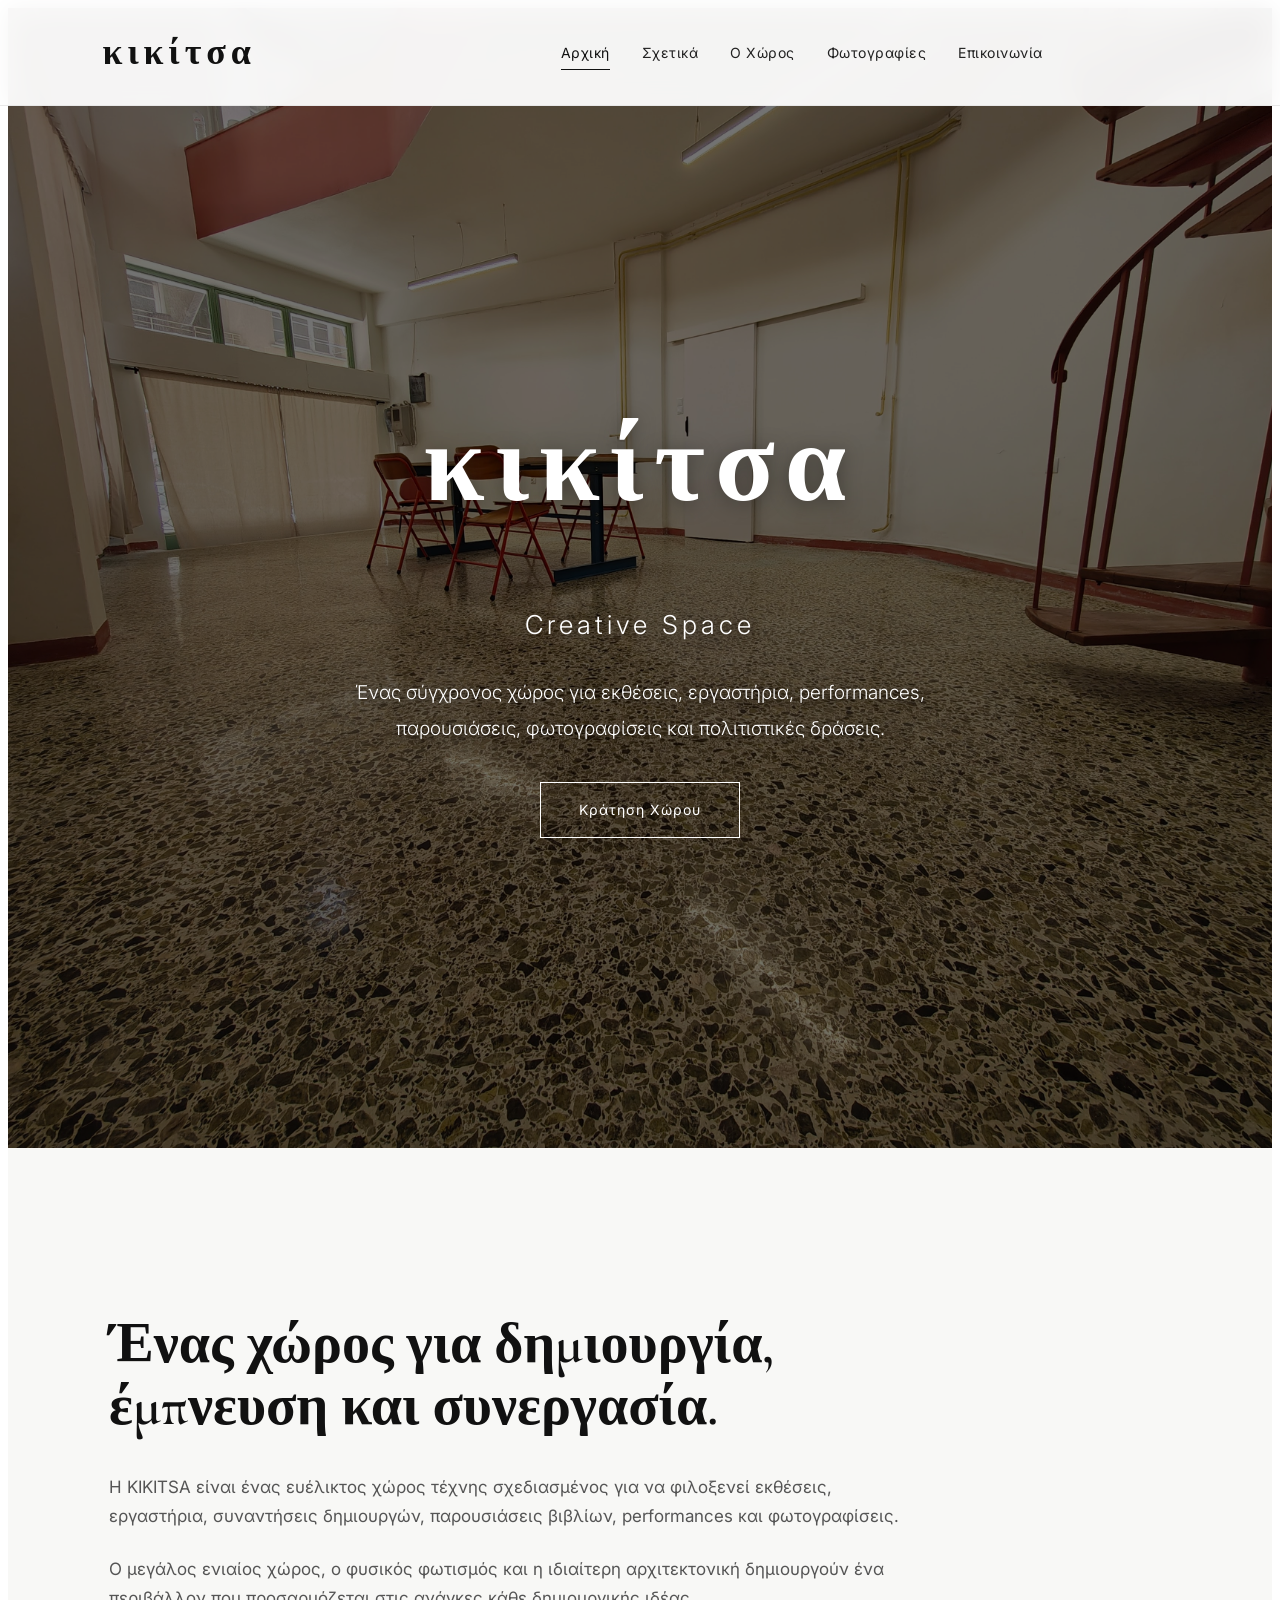
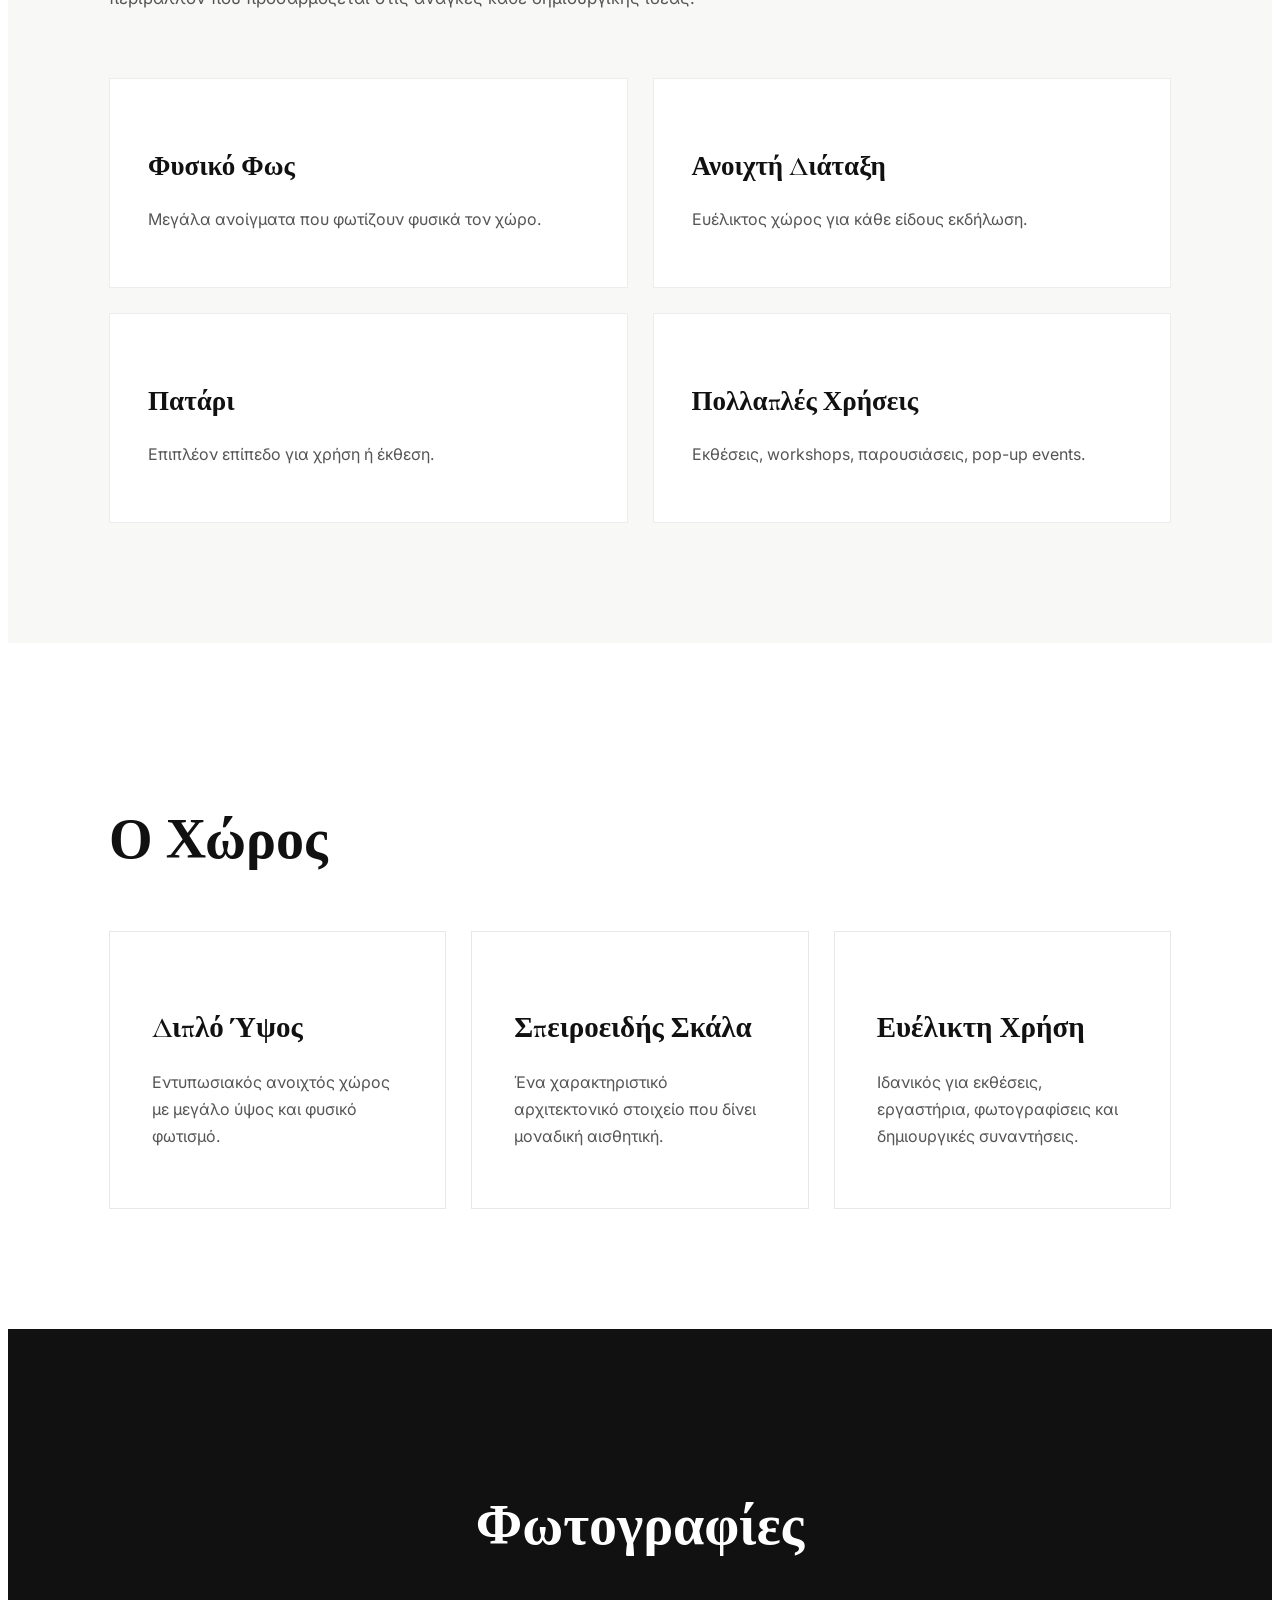
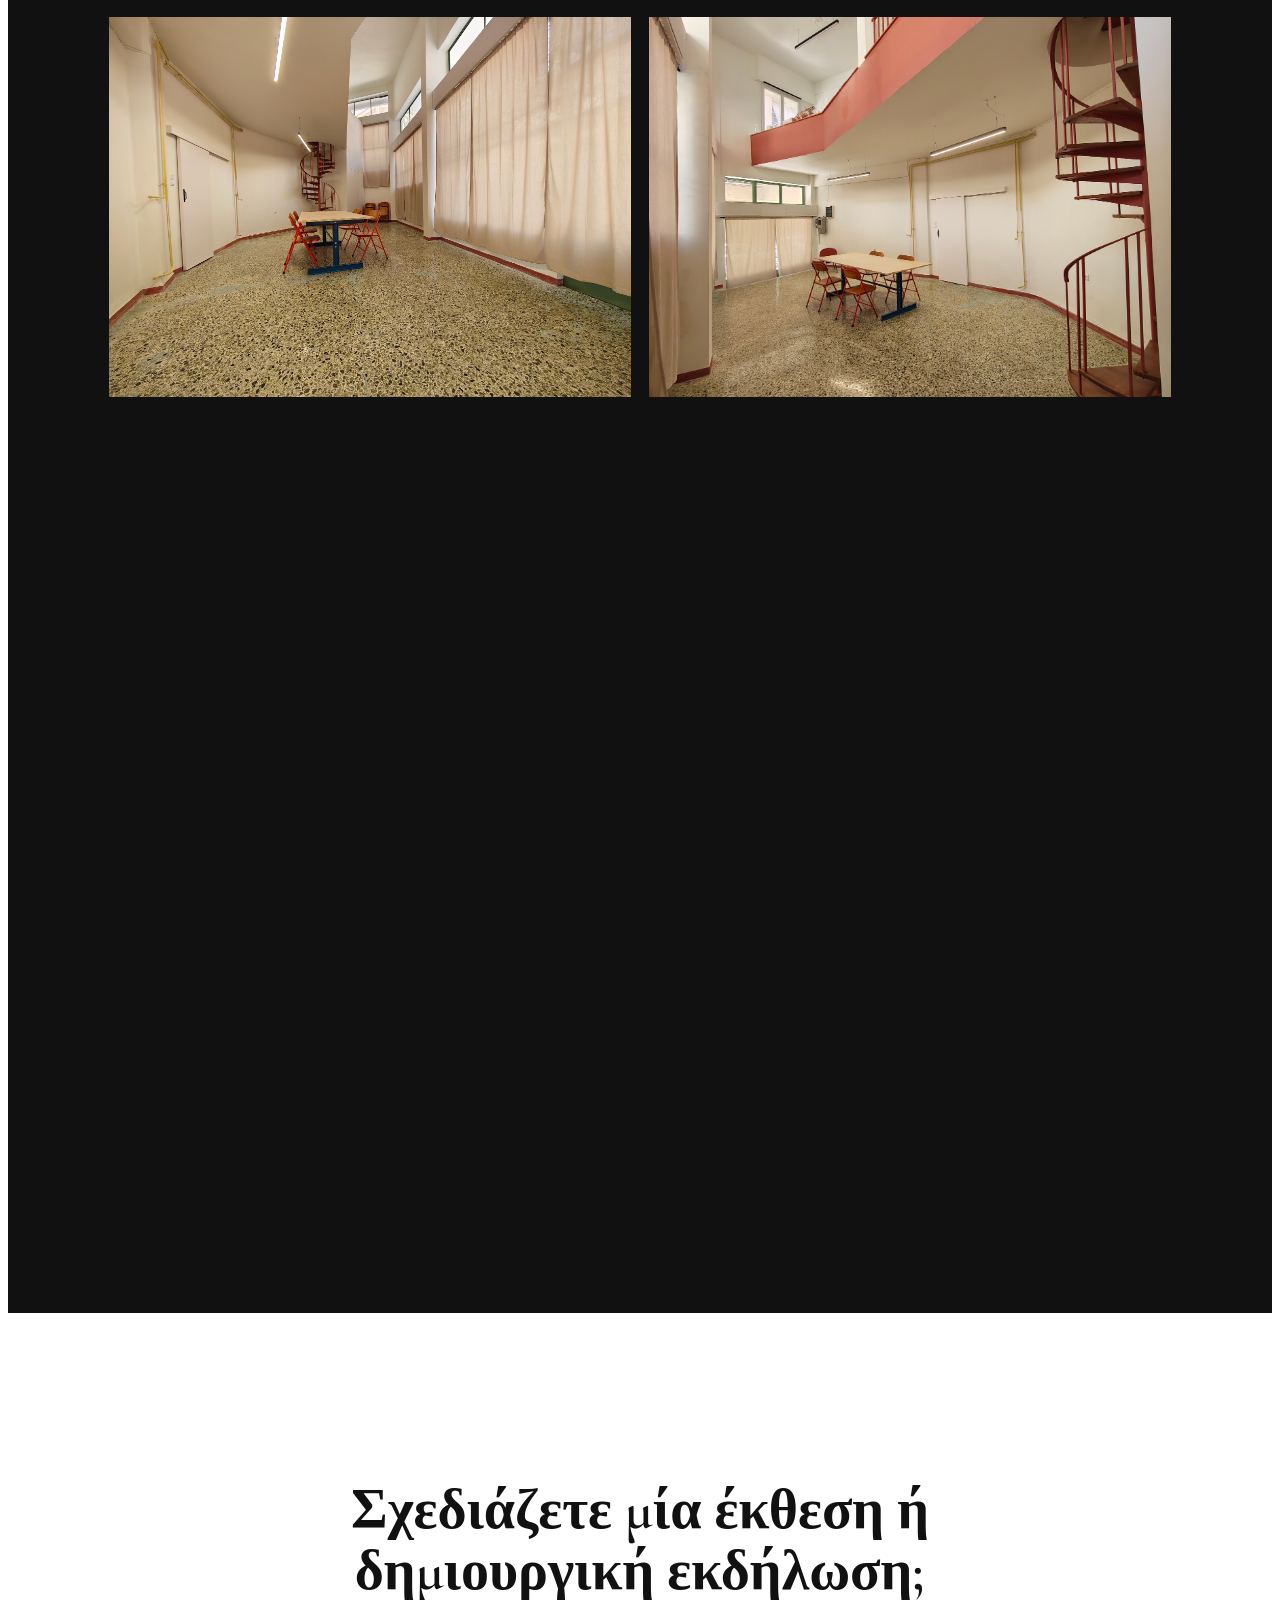
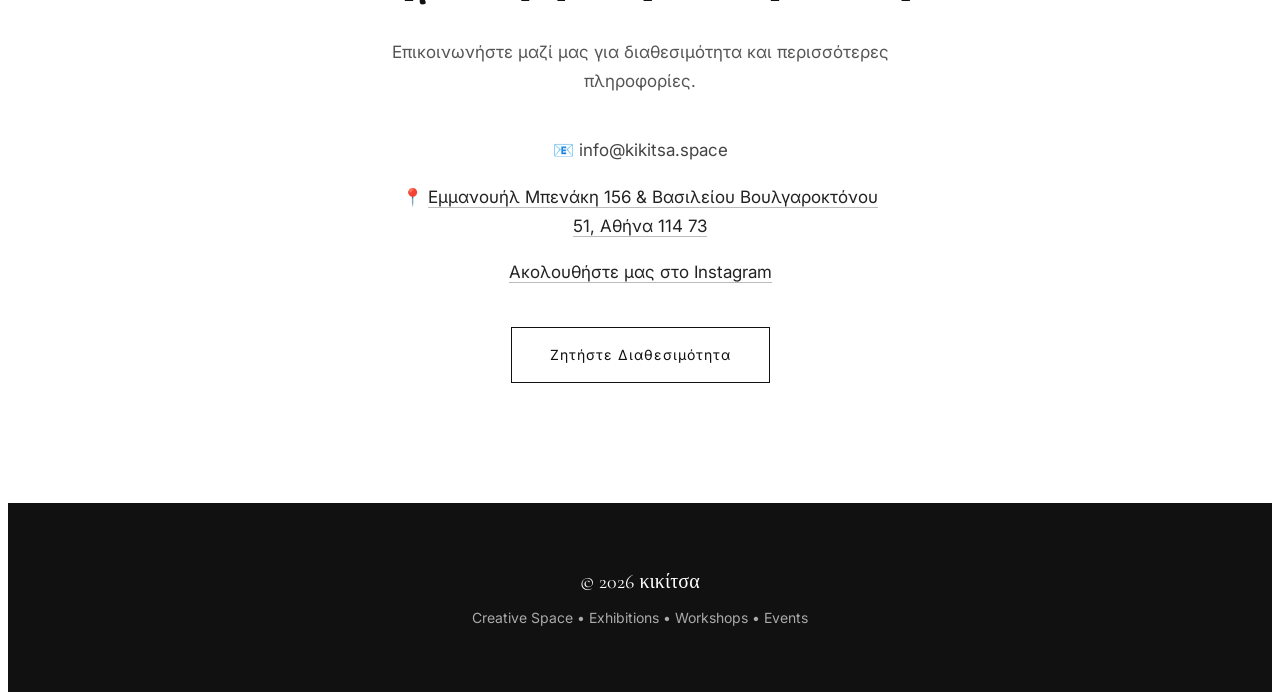
<file: index.html>
<!DOCTYPE html>
<html lang="el">
<head>
    <meta charset="UTF-8">
    <meta name="viewport" content="width=device-width, initial-scale=1.0">

    <title>κικίτσα | Creative Space </title>

    <meta name="description"
        content="Η κικίτσα είναι ένας σύγχρονος χώρος τέχνης για εκθέσεις, εργαστήρια, φωτογραφίσεις και πολιτιστικές εκδηλώσεις και Podcasts στην Αθήνα." data-en="kikitsa is a contemporary art space for exhibitions, workshops, photo shoots and cultural events also Podcasts in Athens.">

    <link rel="stylesheet" href="style.css">

    <link rel="preconnect" href="https://fonts.googleapis.com">
    <link rel="preconnect" href="https://fonts.gstatic.com" crossorigin>

    <link href="https://fonts.googleapis.com/css2?family=Cormorant+Garamond:wght@400;600&family=Inter:wght@300;400;500;600&display=swap" rel="stylesheet">
</head>

<body>

<header>

<div class="logo">
κικίτσα
</div>

<nav>

<a href="#home" data-el="Αρχική" data-en="Home">Αρχική</a>
<a href="#about" data-el="Σχετικά" data-en="About">Σχετικά</a>
<a href="#space" data-el="Ο Χώρος" data-en="The Space">Ο Χώρος</a>
<a href="#gallery" data-el="Φωτογραφίες" data-en="Gallery">Φωτογραφίες</a>
<a href="#contact" data-el="Επικοινωνία" data-en="Contact">Επικοινωνία</a>

</nav>

<button id="language-toggle" class="language-toggle" type="button" aria-label="Change language">EN</button>

</header>


<section id="home" class="hero">

<div class="overlay"></div>

<div class="hero-content">

<h1 data-el="κικίτσα" data-en="kikitsa" style="color: #ffffff !important;">κικίτσα</h1>

<h2 data-el="Creative Space" data-en="Creative Space">Creative Space</h2>

<p data-el="Ένας σύγχρονος χώρος για εκθέσεις, εργαστήρια, performances, παρουσιάσεις, φωτογραφίσεις και πολιτιστικές δράσεις."
   data-en="A contemporary space for exhibitions, workshops, performances, presentations, photo shoots and cultural events.">

Ένας σύγχρονος χώρος για
εκθέσεις,
εργαστήρια,
performances,
παρουσιάσεις,
φωτογραφίσεις
πολιτιστικές δράσεις
και Podcasts.

</p>

<a href="#contact" class="button">

Κράτηση Χώρου

</a>

</div>

</section>


<section id="about">

<div class="container">

<div class="text">

<h2 data-el="Ένας χώρος για δημιουργία, έμπνευση και συνεργασία."
    data-en="A space for creation, inspiration and collaboration.">

Ένας χώρος
για δημιουργία,
έμπνευση
και συνεργασία.

</h2>

<p data-el="Η KIKITSA είναι ένας ευέλικτος χώρος τέχνης σχεδιασμένος για να φιλοξενεί εκθέσεις, εργαστήρια, συναντήσεις δημιουργών, παρουσιάσεις βιβλίων, performances και φωτογραφίσεις."
   data-en="KIKITSA is a flexible art space designed to host exhibitions, workshops, creative gatherings, book presentations, performances and photo shoots.">

Η KIKITSA είναι ένας ευέλικτος χώρος τέχνης
σχεδιασμένος για να φιλοξενεί εκθέσεις,
εργαστήρια,
συναντήσεις δημιουργών,
παρουσιάσεις βιβλίων,
performances
και φωτογραφίσεις.

</p>

<p data-el="Ο μεγάλος ενιαίος χώρος, ο φυσικός φωτισμός και η ιδιαίτερη αρχιτεκτονική δημιουργούν ένα περιβάλλον που προσαρμόζεται στις ανάγκες κάθε δημιουργικής ιδέας."
   data-en="The large open-plan space, natural light and distinctive architecture create an environment that adapts to the needs of every creative idea.">

Ο μεγάλος ενιαίος χώρος,
ο φυσικός φωτισμός
και η ιδιαίτερη αρχιτεκτονική
δημιουργούν ένα περιβάλλον
που προσαρμόζεται στις ανάγκες
κάθε δημιουργικής ιδέας.

</p>

</div>

<div class="features">

<div class="feature">

<h3 data-el="Φυσικό Φως" data-en="Natural Light">Φυσικό Φως</h3>

<p data-el="Μεγάλα ανοίγματα που φωτίζουν φυσικά τον χώρο." data-en="Large openings that naturally illuminate the space.">Μεγάλα ανοίγματα που φωτίζουν φυσικά τον χώρο.</p>

</div>

<div class="feature">

<h3 data-el="Ανοιχτή Διάταξη" data-en="Open Layout">Ανοιχτή Διάταξη</h3>

<p data-el="Ευέλικτος χώρος για κάθε είδους εκδήλωση." data-en="A flexible space for every type of event.">Ευέλικτος χώρος για κάθε είδους εκδήλωση.</p>

</div>

<div class="feature">

<h3 data-el="Πατάρι" data-en="Mezzanine">Πατάρι</h3>

<p data-el="Επιπλέον επίπεδο για χρήση ή έκθεση." data-en="An additional level for use or display.">Επιπλέον επίπεδο για χρήση ή έκθεση.</p>

</div>

<div class="feature">

<h3 data-el="Πολλαπλές Χρήσεις" data-en="Multiple Uses">Πολλαπλές Χρήσεις</h3>

<p data-el="Εκθέσεις, workshops, παρουσιάσεις, pop-up events." data-en="Exhibitions, workshops, presentations, pop-up events.">Εκθέσεις, workshops, παρουσιάσεις, pop-up events.</p>

</div>

</div>

</div>

</section>



<section id="space">

<div class="container">

<h2 data-el="Ο Χώρος" data-en="The Space">Ο Χώρος</h2>

<div class="cards">

<div class="card">

<h3 data-el="Διπλό Ύψος" data-en="Double Height">Διπλό Ύψος</h3>

<p data-el="Εντυπωσιακός ανοιχτός χώρος με μεγάλο ύψος και φυσικό φωτισμό." data-en="Impressive open space with generous ceiling height and natural light.">

Εντυπωσιακός ανοιχτός χώρος
με μεγάλο ύψος
και φυσικό φωτισμό.

</p>

</div>

<div class="card">

<h3 data-el="Σπειροειδής Σκάλα" data-en="Spiral Staircase">Σπειροειδής Σκάλα</h3>

<p data-el="Ένα χαρακτηριστικό αρχιτεκτονικό στοιχείο που δίνει μοναδική αισθητική." data-en="A distinctive architectural feature that creates a unique aesthetic.">

Ένα χαρακτηριστικό αρχιτεκτονικό στοιχείο
που δίνει μοναδική αισθητική.

</p>

</div>

<div class="card">

<h3 data-el="Ευέλικτη Χρήση" data-en="Flexible Use">Ευέλικτη Χρήση</h3>

<p data-el="Ιδανικός για εκθέσεις, εργαστήρια, φωτογραφίσεις και δημιουργικές συναντήσεις." data-en="Ideal for exhibitions, workshops, photo shoots and creative gatherings.">

Ιδανικός για εκθέσεις,
εργαστήρια,
φωτογραφίσεις
και δημιουργικές συναντήσεις.

</p>

</div>

</div>

</div>

</section>




<section id="gallery">

<h2 data-el="Φωτογραφίες" data-en="Gallery">Φωτογραφίες</h2>

<div class="gallery">

<img src="images/gallery1.jpg">

<img src="images/gallery2.jpg">

<img src="images/gallery3.jpg">

<img src="images/gallery4.jpg">

<img src="images/gallery5.jpg">

</div>

</section>



<section id="contact">

<div class="container">

<h2 data-el="Σχεδιάζετε μία έκθεση ή δημιουργική εκδήλωση;"
    data-en="Are you planning an exhibition or a creative event?">

Σχεδιάζετε
μία έκθεση
ή δημιουργική εκδήλωση;

</h2>

<p data-el="Επικοινωνήστε μαζί μας για διαθεσιμότητα και περισσότερες πληροφορίες."
   data-en="Contact us for availability and more information.">

Επικοινωνήστε μαζί μας
για διαθεσιμότητα
και περισσότερες πληροφορίες.

</p>

<div class="contact-box">

<p>

📧 info@kikitsa.space

</p>

<p>

<p> 📍 <a href="https://maps.app.goo.gl/vHGF5sb855cuo4rt9" target="_blank" rel="noopener noreferrer" data-el="Εμμανουήλ Μπενάκη 156 & Βασιλείου Βουλγαροκτόνου 51, Αθήνα 114 73" data-en="Emmanouil Benaki 156 & Vasiliou Voulgaroktonou 51, Athens 114 73"> Εμμανουήλ Μπενάκη & Βασιλείου Βουλγαροκτόνου, Αθήνα 114 73 </a> </p>

</p>

<p>

<a href="https://www.instagram.com/kikitsaspace?igsh=MTExZTF3ZWhjZ20w target="_blank" rel="noopener noreferrer"> <span data-el="Ακολουθήστε μας στο Instagram" data-en="Follow us on Instagram">Ακολουθήστε μας στο Instagram</span>
  
</a>

</p>

</div>

<a href="mailto:info@kikitsa.space" class="button" data-el="Ζητήστε Διαθεσιμότητα" data-en="Request Availability">Ζητήστε Διαθεσιμότητα</a>

</div>

</section>




<footer>

<p>

<span data-el="© 2026 κικίτσα" data-en="© 2026 kikitsa">© 2026 κικίτσα</span>

</p>

<p>

<span data-el="Creative Space • Exhibitions • Workshops • Events" data-en="Creative Space • Exhibitions • Workshops • Events">Creative Space • Exhibitions • Workshops • Events</span>

</p>

</footer>


<script src="script.js"></script>

<script>
document.addEventListener("DOMContentLoaded", () => {
    const button = document.getElementById("language-toggle");
    const elements = document.querySelectorAll("[data-el][data-en]");

    let language = localStorage.getItem("kikitsa-language") || "el";

    function setLanguage(lang) {
        language = lang;
        document.documentElement.lang = lang;

        elements.forEach(element => {
            const text = element.dataset[lang];
            if (text !== undefined) {
                element.textContent = text;
            }
        });

        // Restore HTML for the hero paragraph and multiline content cleanly.
        // Elements whose translations are plain text intentionally use textContent.
        button.textContent = lang === "el" ? "EN" : "GR";
        button.setAttribute("aria-label", lang === "el" ? "Switch to English" : "Στα Ελληνικά");
        localStorage.setItem("kikitsa-language", lang);
    }

    button.addEventListener("click", () => {
        setLanguage(language === "el" ? "en" : "el");
    });

    setLanguage(language);
});
</script>


</body>

</html>
</file>
<file: style.css>
```css
/* ===========================
   KIKITSA
   Creative Space
   style.css
=========================== */

/* RESET */

* {
    margin: 0;
    padding: 0;
    box-sizing: border-box;
}

html {
    scroll-behavior: smooth;
}

body {
    font-family: 'Inter', sans-serif;
    background: #fff;
    color: #222;
    line-height: 1.7;
}

/* ===========================
   HEADER
=========================== */

header {
    position: fixed;
    top: 0;
    left: 0;
    width: 100%;
    padding: 20px 7%;
    display: flex;
    justify-content: space-between;
    align-items: center;

    background: rgba(255, 255, 255, 0.94);
    backdrop-filter: blur(12px);
    -webkit-backdrop-filter: blur(12px);

    border-bottom: 1px solid #e8e8e8;
    z-index: 1000;
}

/* LOGO */

.logo {
    font-family: 'Cormorant Garamond', serif;
    font-size: 36px;
    font-weight: 600;
    letter-spacing: 5px;
    color: #111;
}

/* NAVIGATION */

nav {
    display: flex;
    align-items: center;
    gap: 32px;
}

nav a {
    position: relative;
    color: #222;
    text-decoration: none;
    font-size: 14px;
    font-weight: 400;
    letter-spacing: .5px;
    transition: color .3s ease;
}

nav a::after {
    content: "";
    position: absolute;
    left: 0;
    bottom: -6px;
    width: 0;
    height: 1px;
    background: #111;
    transition: width .3s ease;
}

nav a:hover {
    color: #777;
}

nav a:hover::after,
nav a.active::after {
    width: 100%;
}

nav a.active {
    color: #111;
}

/* LANGUAGE BUTTON */

#languageBtn {
    background: transparent;
    color: #111;
    border: 1px solid #111;
    padding: 7px 13px;
    font-family: 'Inter', sans-serif;
    font-size: 13px;
    letter-spacing: .5px;
    cursor: pointer;
    transition: all .3s ease;
}

#languageBtn:hover {
    background: #111;
    color: #fff;
}

/* ===========================
   HERO
=========================== */

.hero {
    height: 100vh;
    min-height: 650px;

    background:
        url("images/hero.jpg")
        center center /
        cover
        no-repeat;

    display: flex;
    align-items: center;
    justify-content: center;

    position: relative;
}

/* DARK OVERLAY */

.overlay {
    position: absolute;
    inset: 0;
    background: rgba(0, 0, 0, .55);
}

/* HERO CONTENT */

.hero-content {
    position: relative;
    z-index: 2;

    width: 90%;
    max-width: 850px;

    text-align: center;
    color: #fff;
}

/* HERO TITLE */

.hero h1 {
    font-family: 'Cormorant Garamond', serif;
    font-size: clamp(64px, 9vw, 110px);
    font-weight: 600;
    letter-spacing: 10px;
    line-height: 1;
    color: #fff;

    text-shadow: 0 3px 20px rgba(0, 0, 0, .35);
}

/* HERO SUBTITLE */

.hero h2 {
    margin-top: 18px;

    font-family: 'Inter', sans-serif;
    font-size: 26px;
    font-weight: 300;
    letter-spacing: 4px;

    color: #fff;

    text-shadow: 0 2px 10px rgba(0, 0, 0, .4);
}

/* HERO DESCRIPTION */

.hero p {
    max-width: 650px;
    margin: 35px auto;

    font-size: 19px;
    font-weight: 300;
    line-height: 1.9;

    color: #fff;

    text-shadow: 0 2px 10px rgba(0, 0, 0, .5);
}

/* HERO BUTTON */

.hero .button {
    display: inline-block;

    padding: 15px 38px;

    border: 1px solid #fff;
    color: #fff;

    text-decoration: none;
    font-size: 14px;
    letter-spacing: 1px;

    transition: all .35s ease;
}

.hero .button:hover {
    background: #fff;
    color: #111;
}

/* ===========================
   GENERAL SECTIONS
=========================== */

section {
    padding: 120px 8%;
}

.container {
    width: 100%;
    max-width: 1200px;
    margin: 0 auto;
}

h2 {
    font-family: 'Cormorant Garamond', serif;
    font-size: 56px;
    font-weight: 600;
    line-height: 1.1;
    margin-bottom: 35px;
    color: #111;
}

p {
    font-size: 17px;
    color: #555;
}

/* ===========================
   ABOUT
=========================== */

#about {
    background: #f8f8f6;
}

#about .text {
    max-width: 800px;
}

#about .text p {
    margin-bottom: 25px;
}

/* FEATURES */

.features {
    display: grid;
    grid-template-columns: repeat(2, 1fr);
    gap: 25px;

    margin-top: 65px;
}

.feature {
    background: #fff;
    padding: 38px;

    border: 1px solid #ededed;

    transition:
        transform .35s ease,
        box-shadow .35s ease;
}

.feature:hover {
    transform: translateY(-7px);

    box-shadow:
        0 18px 45px rgba(0, 0, 0, .07);
}

.feature h3 {
    margin-bottom: 12px;

    font-family: 'Cormorant Garamond', serif;
    font-size: 27px;
    font-weight: 600;
    color: #111;
}

.feature p {
    font-size: 16px;
}

/* ===========================
   SPACE
=========================== */

#space {
    background: #fff;
}

.cards {
    display: grid;
    grid-template-columns:
        repeat(auto-fit, minmax(260px, 1fr));

    gap: 25px;
    margin-top: 60px;
}

.card {
    padding: 42px;

    border: 1px solid #e8e8e8;

    background: #fff;

    transition:
        transform .35s ease,
        box-shadow .35s ease;
}

.card:hover {
    transform: translateY(-8px);

    box-shadow:
        0 18px 45px rgba(0, 0, 0, .08);
}

.card h3 {
    margin-bottom: 15px;

    font-family: 'Cormorant Garamond', serif;
    font-size: 29px;
    font-weight: 600;
    color: #111;
}

.card p {
    font-size: 16px;
}

/* ===========================
   GALLERY
=========================== */

#gallery {
    background: #111;
}

#gallery h2 {
    color: #fff;
    text-align: center;
    margin-bottom: 60px;
}

.gallery {
    display: grid;
    grid-template-columns: repeat(2, 1fr);
    gap: 18px;
}

.gallery img {
    display: block;

    width: 100%;
    height: 380px;

    object-fit: cover;

    cursor: pointer;

    transition:
        transform .5s ease,
        opacity .5s ease;
}

.gallery img:hover {
    transform: scale(1.025);
    opacity: .9;
}

/* ===========================
   CONTACT
=========================== */

#contact {
    text-align: center;
    background: #fff;
}

#contact .container {
    max-width: 850px;
}

#contact h2 {
    max-width: 750px;
    margin-left: auto;
    margin-right: auto;
}

#contact > .container > p {
    max-width: 600px;
    margin: 0 auto;
}

.contact-box {
    margin: 40px auto;
    max-width: 500px;
}

.contact-box p {
    margin-bottom: 18px;
    color: #444;
}

.contact-box a {
    color: #222;
    text-decoration: none;
    border-bottom: 1px solid #bbb;
    transition: .3s;
}

.contact-box a:hover {
    color: #777;
    border-color: #777;
}

/* CONTACT BUTTON */

#contact .button {
    display: inline-block;

    padding: 15px 38px;

    color: #111;
    border: 1px solid #111;

    text-decoration: none;
    font-size: 14px;
    letter-spacing: 1px;

    transition: all .35s ease;
}

#contact .button:hover {
    background: #111;
    color: #fff;
}

/* ===========================
   FOOTER
=========================== */

footer {
    background: #111;
    color: #fff;

    text-align: center;

    padding: 55px 20px;
}

footer p {
    color: #aaa;
    margin: 7px;
    font-size: 14px;
}

footer p:first-child {
    color: #fff;
    font-family: 'Cormorant Garamond', serif;
    font-size: 20px;
}

/* ===========================
   SCROLL ANIMATION
=========================== */

.feature,
.card,
.gallery img {
    opacity: 0;
    transform: translateY(40px);

    transition:
        opacity .8s ease,
        transform .8s ease;
}

.show {
    opacity: 1 !important;
    transform: translateY(0) !important;
}

/* ===========================
   LIGHTBOX
=========================== */

#lightbox {
    position: fixed;
    inset: 0;

    background: rgba(0, 0, 0, .94);

    display: none;

    justify-content: center;
    align-items: center;

    z-index: 9999;
}

#lightbox img {
    max-width: 90%;
    max-height: 90%;

    border-radius: 4px;

    box-shadow:
        0 20px 60px rgba(0, 0, 0, .5);
}

#close-lightbox {
    position: absolute;

    top: 25px;
    right: 35px;

    color: #fff;

    font-size: 48px;
    font-weight: 300;

    cursor: pointer;

    font-family: Arial, sans-serif;

    transition: opacity .3s ease;
}

#close-lightbox:hover {
    opacity: .6;
}

/* ===========================
   MOBILE
=========================== */

@media (max-width: 900px) {

    header {
        padding: 18px 5%;

        flex-direction: column;
        gap: 15px;
    }

    .logo {
        font-size: 32px;
    }

    nav {
        flex-wrap: wrap;
        justify-content: center;
        gap: 15px 20px;
    }

    nav a {
        font-size: 13px;
    }

    #languageBtn {
        font-size: 12px;
        padding: 6px 11px;
    }

    .hero {
        min-height: 700px;
    }

    .hero h1 {
        font-size: 64px;
        letter-spacing: 6px;
    }

    .hero h2 {
        font-size: 20px;
        letter-spacing: 3px;
    }

    .hero p {
        font-size: 17px;
        line-height: 1.8;
        margin: 28px auto;
    }

    section {
        padding: 90px 6%;
    }

    h2 {
        font-size: 44px;
    }

    .features {
        grid-template-columns: 1fr;
        gap: 20px;
        margin-top: 45px;
    }

    .feature,
    .card {
        padding: 30px;
    }

    .gallery {
        grid-template-columns: 1fr;
    }

    .gallery img {
        height: 280px;
    }

}

/* ===========================
   SMALL PHONES
=========================== */

@media (max-width: 500px) {

    header {
        padding: 15px 4%;
    }

    .logo {
        font-size: 29px;
        letter-spacing: 4px;
    }

    nav {
        gap: 12px 15px;
    }

    nav a {
        font-size: 12px;
    }

    .hero h1 {
        font-size: 52px;
    }

    .hero h2 {
        font-size: 18px;
    }

    .hero p {
        font-size: 16px;
    }

    .hero .button,
    #contact .button {
        padding: 13px 28px;
    }

    section {
        padding: 75px 5%;
    }

    h2 {
        font-size: 38px;
    }

    .gallery img {
        height: 240px;
    }

}
```
</file>
